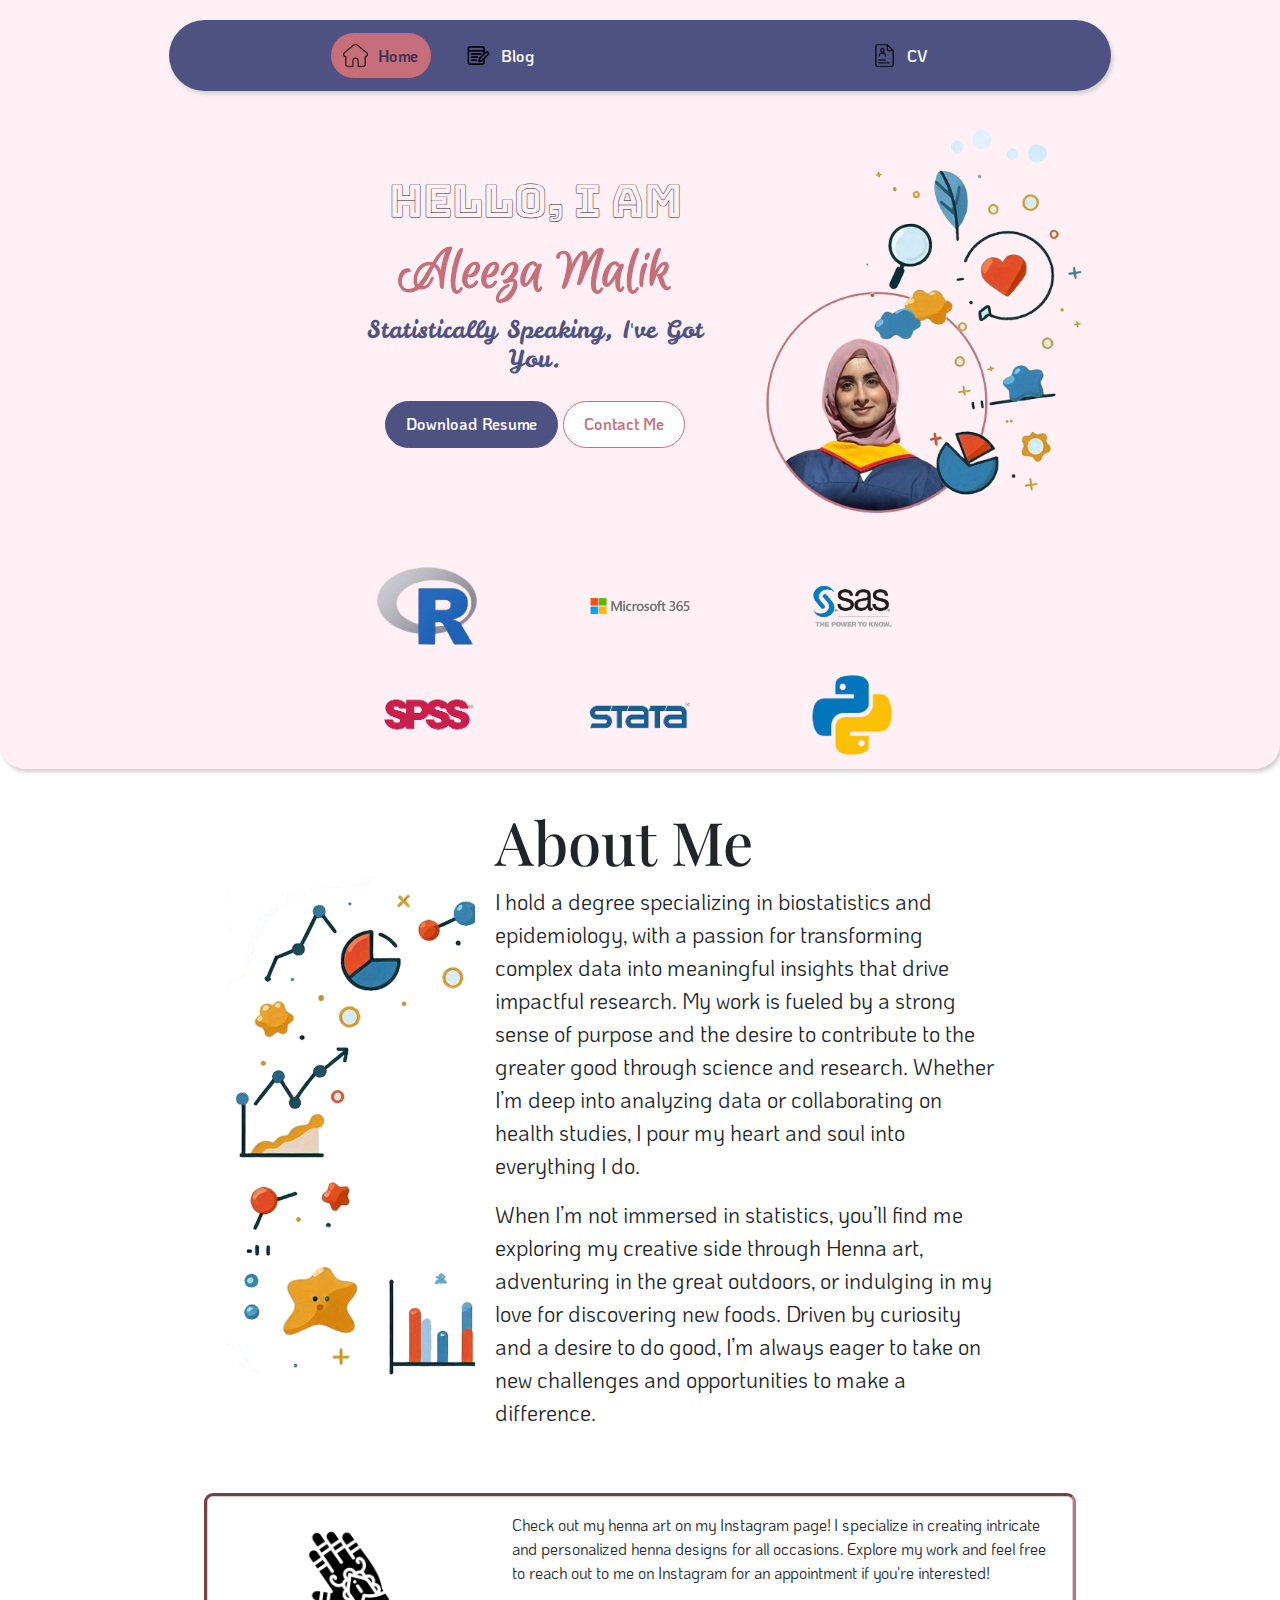
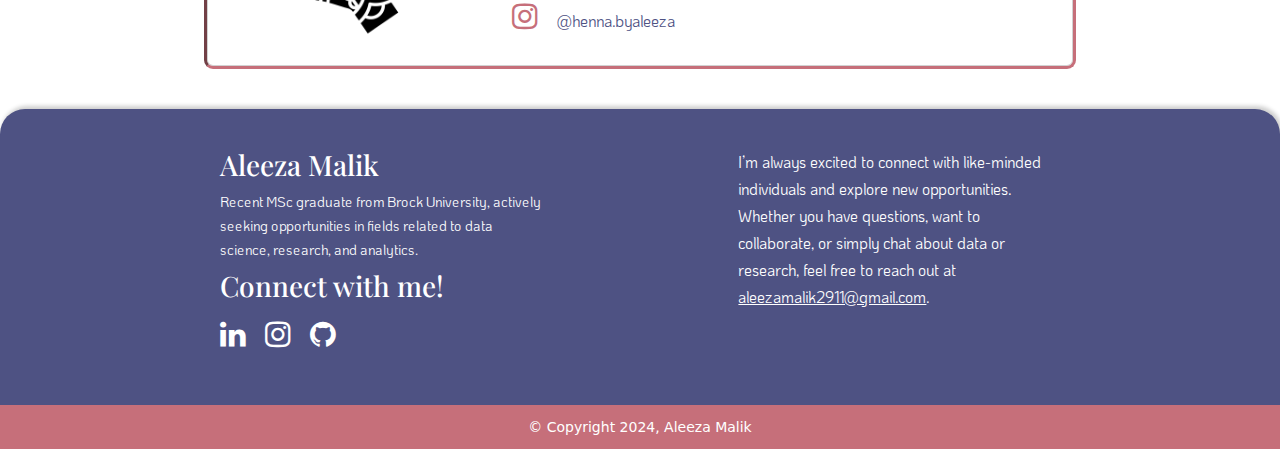
<file: index.html>
<!DOCTYPE html>
<html lang="en">

<head>
    <link href="https://cdn.jsdelivr.net/npm/bootstrap@5.3.3/dist/css/bootstrap.min.css" rel="stylesheet"
    integrity="sha384-QWTKZyjpPEjISv5WaRU9OFeRpok6YctnYmDr5pNlyT2bRjXh0JMhjY6hW+ALEwIH" crossorigin="anonymous">
    <link rel="preconnect" href="https://fonts.googleapis.com">
    <link rel="preconnect" href="https://fonts.gstatic.com" crossorigin>
    <link href="https://fonts.googleapis.com/css2?family=Bungee+Outline&family=Bungee+Shade&family=Euphoria+Script&family=Leckerli+One&family=Marck+Script&family=Pattaya&display=swap"
    rel="stylesheet">
    <link href="https://fonts.googleapis.com/css2?family=KoHo:ital,wght@0,200;0,300;0,400;0,500;0,600;0,700;1,200;1,300;1,400;1,500;1,600;1,700&display=swap"
    rel="stylesheet">
    <link href="https://fonts.googleapis.com/css2?family=Playfair+Display:ital,wght@0,400..900;1,400..900&display=swap" rel="stylesheet">
    <link rel="stylesheet" href="https://cdnjs.cloudflare.com/ajax/libs/font-awesome/4.7.0/css/font-awesome.min.css" />
    <link rel="stylesheet" href="css/fonts.css" />
    <link rel="stylesheet" href="css/style.css" />
    <meta charset="UTF-8">
    <meta name="viewport" content="width=device-width, initial-scale=1.0">
    <title>Aleeza Malik's Personal Website</title>
</head>

<body>
    <script src="https://cdn.jsdelivr.net/npm/bootstrap@5.3.3/dist/js/bootstrap.bundle.min.js" integrity="sha384-YvpcrYf0tY3lHB60NNkmXc5s9fDVZLESaAA55NDzOxhy9GkcIdslK1eN7N6jIeHz" crossorigin="anonymous"></script>
    <div class="container-fluid home-banner">
        <nav class="navbar navbar-expand-lg bg-body-tertiary">
            <div class="container-fluid" style="">
                <button class="navbar-toggler" type="button" data-bs-toggle="collapse" data-bs-target="#navbarNav"
                    aria-controls="navbarNav" aria-expanded="false" aria-label="Toggle navigation">
                    <span class="navbar-toggler-icon"></span>
                </button>
                <div class="collapse navbar-collapse" id="navbarNav">
                    <ul class="navbar-nav">
                        <li class="nav-item">
                            <a class="nav-link active" aria-current="page" href="index.html"><img src="assets/nav/home-outline.png" style="width: 25px">Home</a>
                        </li>
                        <li class="nav-item">
                            <a class="nav-link" href="https://medium.com/@aleezamalik2911"><img src="assets/nav/blog-outline.png" style="width: 25px">Blog</a>
                        </li>
                    </ul>
                    <ul class="navbar-nav" >
                        <li class="nav-item">
                            <a class="nav-link" href="cv.html"><img src="assets/nav/resume-outline.png" style="width: 25px">CV</a>
                        </li>
                    </ul>
                </div>
            </div>
        </nav>
        <div class="row justify-content-center align-items-center" style="text-align: center; padding: 30px 10px; " >
            <div class="col-md-4 order-2 order-md-1 py-5 py-md-0">
                <div>
                    <h2 class="bungee-outline-regular" style="color: #1E2019; font-size: 45px;">Hello, I AM</h2>
                    <h1 class="euphoria-script-regular" style="color: #c66f7a; font-size: 60px;">Aleeza Malik</h1>
                    <h4 class="leckerli-one-regular" style="color: #4E5283;"> Statistically Speaking, I've Got You.</h4>
                    <div class="d-grid gap-4 d-md-block py-3">
                        <button class="btn btn-primary my-md-1" type="button"><a href="assets/docs/AM_RESUME.pdf">Download Resume</a></button>
                        <button class="btn btn-outline-primary" type="button"><a href="mailto:aleezamalik2911@gmail.com">Contact Me</a></button>
                    </div>
                </div>
            </div>
            <div class="col-md-2 order-1 order-md-2">
                <div>
                    <img src="assets/home/AM.png" height="400px"/>
                </div>
            </div>
        </div>
        <!-- <h3 class="playfair-display">Technologies I am proficient in</h1> -->
        <div class="row align-items-center justify-content-center py-3">
                <div class="col-md-2">
                    <div><img class="tech-item" src="tech/r-studio-logo.png" alt="R Studio"></div>
                </div>
                <div class="col-md-2">
                    <div><img class="tech-item" src="tech/MS-logo.png" alt="Microsfot 365 Suite"></div>
                </div>
                <div class="col-md-2">
                    <div><img class="tech-item" src="tech/sas-logo.png" alt="SAS"></div>
                </div>
        </div>
        <div class="row align-items-center justify-content-center py-1">
            <div class="col-md-2">
                <div><img class="tech-item" src="tech/spss-logo.png" alt="SPSS"></div>
            </div>
            <div class="col-md-2">
                <div><img class="tech-item" src="tech/stata-logo.png" alt="STATA"></div>
            </div>
            <div class="col-md-2">
                <div><img class="tech-item" src="tech/python-logo.png" alt="Python"></div>
            </div>
        </div>
    </div>

    <div class="container-fluid py-3">
        <div class="row justify-content-center align-items-center">
            <div class="col-md-2">
                <div style="text-align: center;">
                    <img src="assets/home/stats-graphic.png" height="500px"/>
                </div>
            </div>
            <div class="col-md-6 px-0 px-md-5">
                <div class="about-me-content">
                    <h1 class="playfair-display">About Me</h1>
                    <p>I hold a degree specializing in biostatistics and epidemiology, with a passion for transforming complex data into
                    meaningful insights that drive impactful research. My work is fueled by a strong sense of
                    purpose and
                    the desire to contribute to the greater good through science and research. Whether I’m deep into analyzing data
                    or
                    collaborating on health studies, I pour my heart and soul into everything I do.
                    </p>
                    <p>
                        When I’m not immersed in statistics, you’ll find me exploring my creative side through Henna art, adventuring in
                        the
                        great outdoors, or indulging in my love for discovering new foods. Driven by curiosity and a desire to do good,
                        I’m
                        always eager to take on new challenges and opportunities to make a difference.
                    </p>
                </div>
            </div>
        </div>
    </div>
    <div class="container" style="width: 70vw; margin: auto;padding: 15px;">
        <div class="card mb-3" style="outline-color: #c66f7a;outline-width: medium;outline-style: inset;">
            <div class="row g-0 justify-content-center align-items-center">
                <div class="col-md-4" style="text-align: center;">
                        <img src="assets/home/henna.png" class="" style="width: 120px; height: auto" alt="...">
                </div>
                <div class="col-md-8">
                        <div class="card-body">
                            <p class="card-text">Check out my henna art on my Instagram page! I specialize in creating intricate and
                                personalized henna designs for
                                all occasions. Explore my work and feel free to reach out to me on Instagram for an appointment if you're
                                interested!<br>
                            <div
                                style="">
                                <a href="https://www.instagram.com/henna.byaleeza?igsh=NjVzMjM4OGE4MHZy" class="social-media-links"
                                    style="color: #c66f7a;">
                                    <span class="fa fa-instagram footer-icon"></span>
                                </a>
                                <a href="https://www.instagram.com/henna.byaleeza?igsh=NjVzMjM4OGE4MHZy"
                                    style="margin: 0;text-decoration: none;color: #4E5283;">@henna.byaleeza</a>
                            </div>
                            </p>
                        </div>
                </div>
            </div>
        </div>
    </div>

    <footer>
        <div class="container-fluid koho-regular footer-container">
            <div class="row justify-content-around align-items-start footer-row">
                <div class="col-md-4">
                    <h3 class="playfair-display">Aleeza Malik</h3>
                    <small>Recent MSc graduate from Brock University, actively seeking opportunities in fields related to data science,
                        research,
                    and analytics.</small>
                    <h3 class="playfair-display py-2">Connect with me!</h3>
                    <ul>
                        <li>
                            <a href="https://www.linkedin.com/in/aleeza-malik-37097a248/" class="social-media-links">
                                <span class="fa fa-linkedin footer-icon"></span></a>
                        </li>
                        <li>
                            <a href="https://www.instagram.com/henna.byaleeza?igsh=NjVzMjM4OGE4MHZy" class="social-media-links">
                                <span class="fa fa-instagram footer-icon"> </span></a>
                        </li>
                        <li>
                            <a href="https://github.com/AMalik29" class="social-media-links">
                                <span class="fa fa-github footer-icon"></span></a>
                        </li>
                    </ul>
                </div>
                <div class="col-md-4" style="font-size: 18px;">
                    <small>I’m always excited to connect with like-minded individuals and explore new opportunities. Whether you have questions,
                    want to collaborate, or simply chat about data or research, feel free to reach out at <a href="mailto:aleezamalik2911@gmail.com" class="social-media-links"><u>aleezamalik2911@gmail.com</u></a>.
                    </small>
                </div>
            </div>
        </div>
        <div class="container-fluid">
            <div class="row footer-row-2">
                <div class="col-sm-12">
                    <small>&copy; Copyright 2024, Aleeza Malik</small>
                </div>
            </div>
        </div>
    </footer>
</body>
<!--
    ******       ******
  **      **   **      **
 **         ** **         **
**           ***           **
**            *            **
**                         **
 **                       **
   **                   **
     **               **
       **           **
         **       **
           **   **
             ***
              *
              
"Within this heart, my dreams reside,
In every beat, love does abide.
Though time may pass, and distance grows,
In this heart, our memory flows."
-->

</html>
</file>
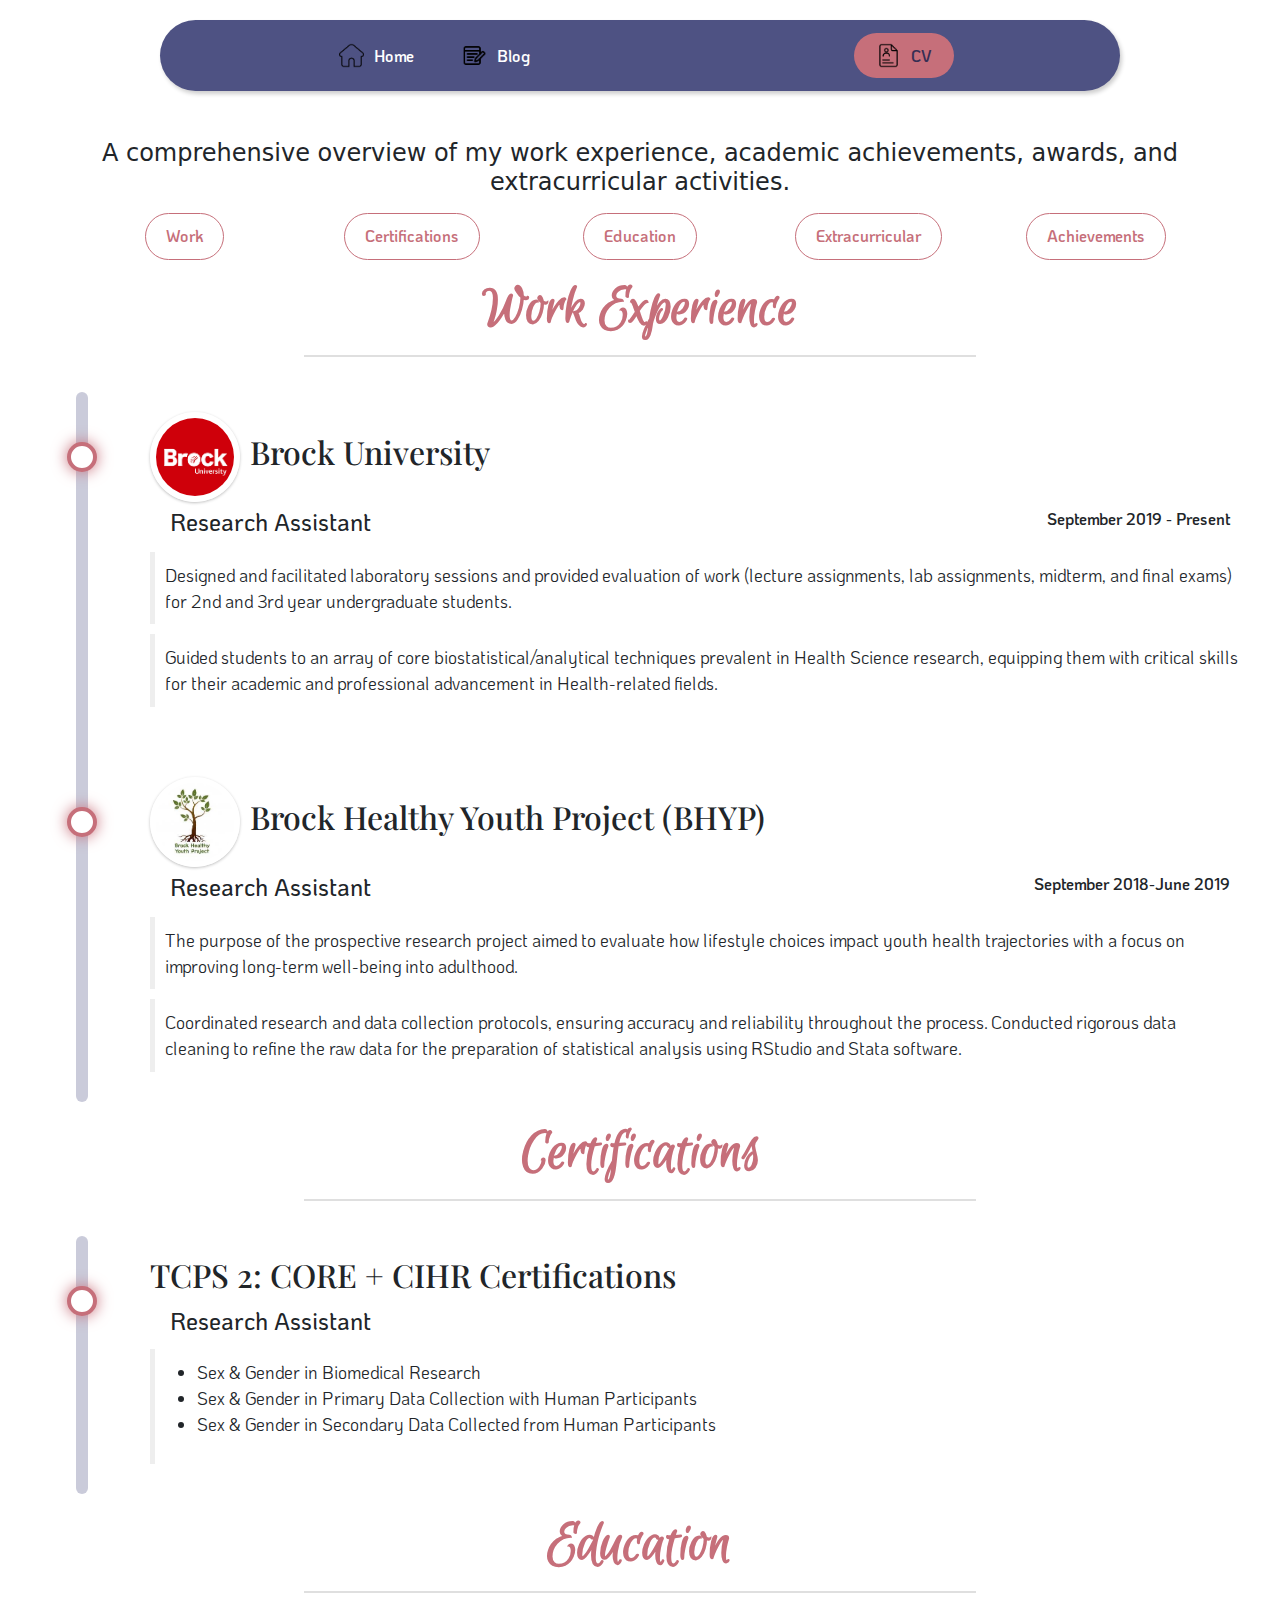
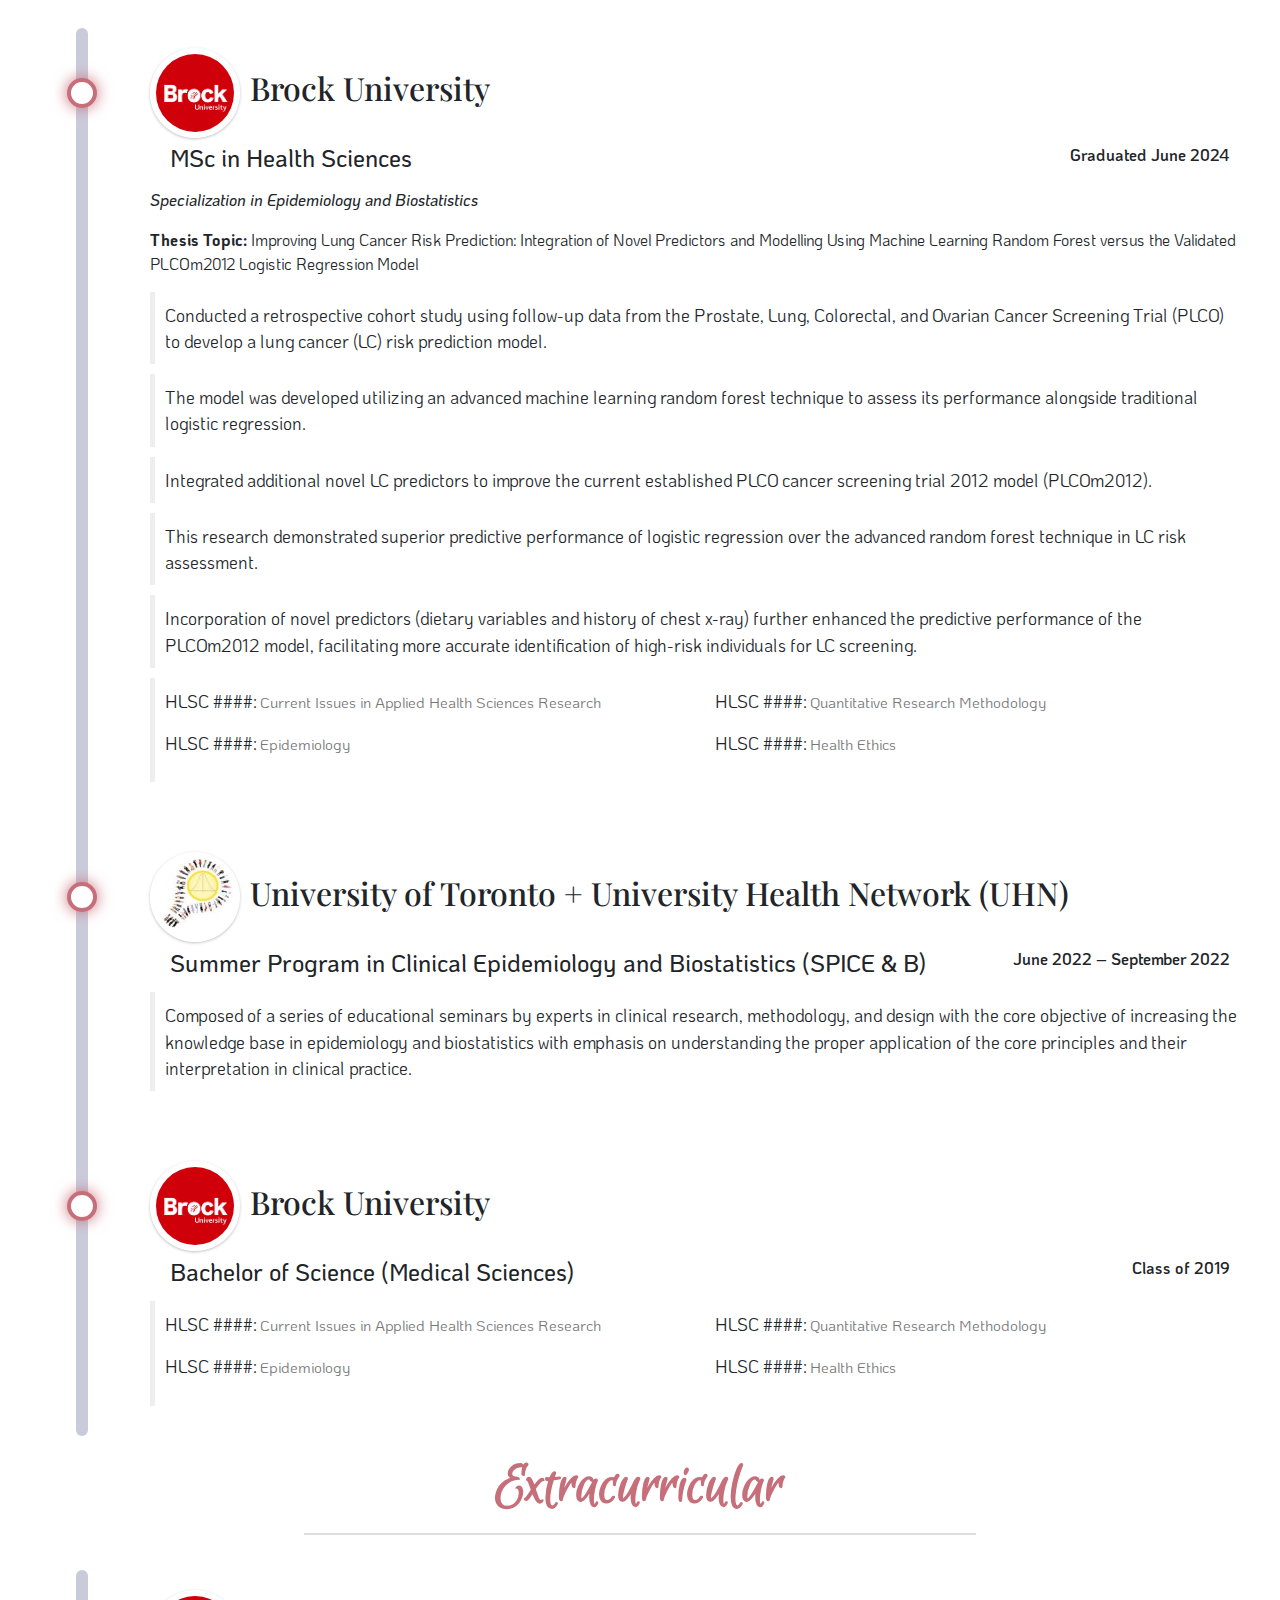
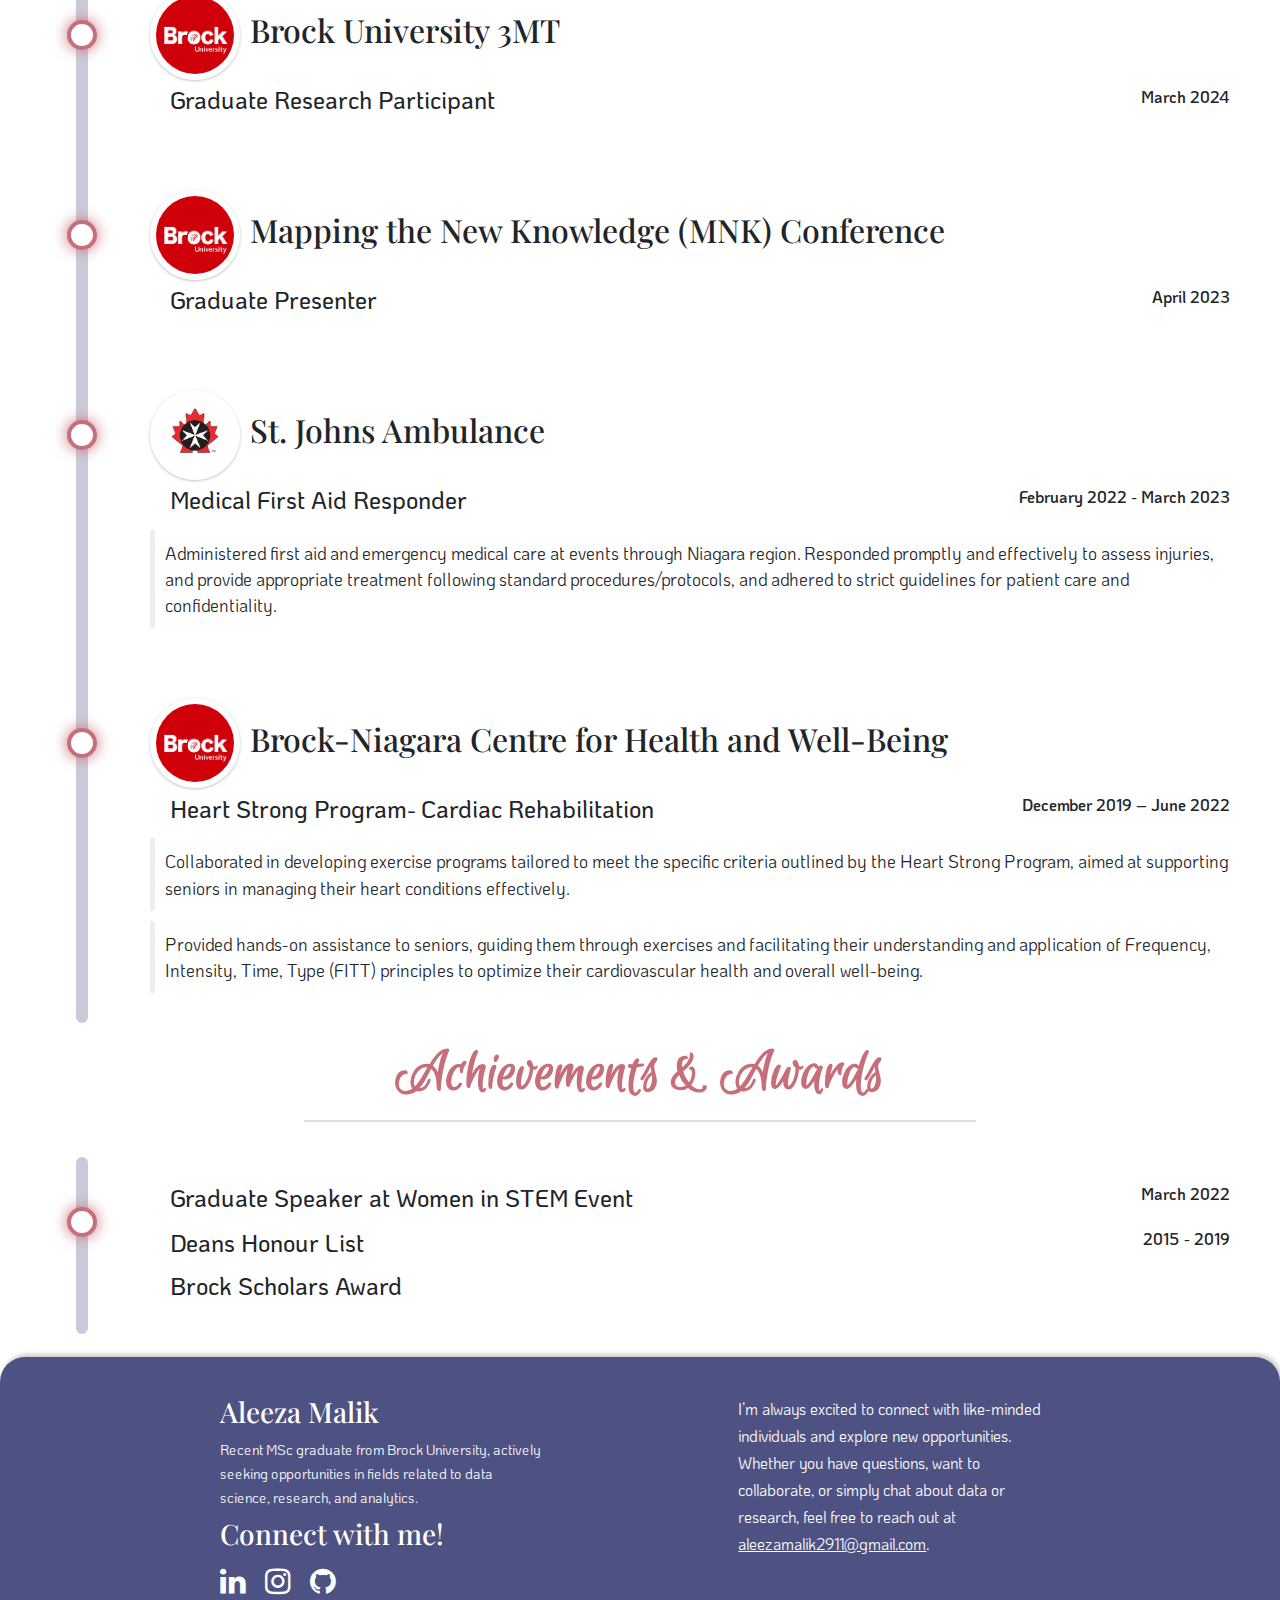
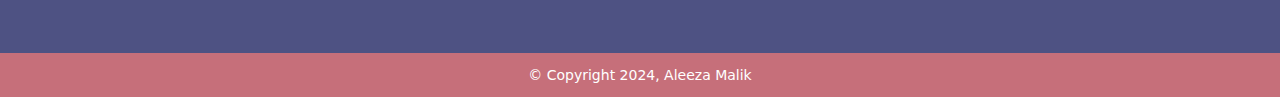
<file: cv.html>
<!DOCTYPE html>
<html lang="en">

<head>
    <link href="https://cdn.jsdelivr.net/npm/bootstrap@5.3.3/dist/css/bootstrap.min.css" rel="stylesheet"
        integrity="sha384-QWTKZyjpPEjISv5WaRU9OFeRpok6YctnYmDr5pNlyT2bRjXh0JMhjY6hW+ALEwIH" crossorigin="anonymous">
    <link rel="preconnect" href="https://fonts.googleapis.com">
    <link rel="preconnect" href="https://fonts.gstatic.com" crossorigin>
    <link
        href="https://fonts.googleapis.com/css2?family=Bungee+Outline&family=Bungee+Shade&family=Euphoria+Script&family=Leckerli+One&family=Marck+Script&family=Pattaya&display=swap"
        rel="stylesheet">
    <link
        href="https://fonts.googleapis.com/css2?family=KoHo:ital,wght@0,200;0,300;0,400;0,500;0,600;0,700;1,200;1,300;1,400;1,500;1,600;1,700&display=swap"
        rel="stylesheet">
    <link href="https://fonts.googleapis.com/css2?family=Playfair+Display:ital,wght@0,400..900;1,400..900&display=swap"
        rel="stylesheet">
    <link rel="stylesheet" href="https://cdnjs.cloudflare.com/ajax/libs/font-awesome/4.7.0/css/font-awesome.min.css" />
    <link rel="stylesheet" href="css/fonts.css" />
    <link rel="stylesheet" href="css/style.css" />
    <meta charset="UTF-8">
    <meta name="viewport" content="width=device-width, initial-scale=1.0">
    <title>Aleeza Malik CV</title>
    <style>

    </style>
</head>

<body>
    <script src="https://cdn.jsdelivr.net/npm/bootstrap@5.3.3/dist/js/bootstrap.bundle.min.js"
        integrity="sha384-YvpcrYf0tY3lHB60NNkmXc5s9fDVZLESaAA55NDzOxhy9GkcIdslK1eN7N6jIeHz"
        crossorigin="anonymous"></script>
    <nav class="navbar navbar-expand-lg bg-body-tertiary" style="margin-top: 20px;">
        <div class="container-fluid" style="">
            <button class="navbar-toggler" type="button" data-bs-toggle="collapse" data-bs-target="#navbarNav"
                aria-controls="navbarNav" aria-expanded="false" aria-label="Toggle navigation">
                <span class="navbar-toggler-icon"></span>
            </button>
            <div class="collapse navbar-collapse" id="navbarNav">
                <ul class="navbar-nav">
                    <li class="nav-item">
                        <a class="nav-link" aria-current="page" href="index.html"><img
                                src="assets/nav/home-outline.png" style="width: 25px">Home</a>
                    </li>
                    <li class="nav-item">
                        <a class="nav-link" href="https://medium.com/@aleezamalik2911"><img
                                src="assets/nav/blog-outline.png" style="width: 25px">Blog</a>
                    </li>
                </ul>
                <ul class="navbar-nav">
                    <li class="nav-item">
                        <a class="nav-link active" href="cv.html"><img src="assets/nav/resume-outline.png"
                                style="width: 25px">CV</a>
                    </li>
                </ul>
            </div>
        </div>
    </nav>
    <br><br>
    <div style="overflow-x: hidden;">
        <div class="container">
            <h4 style="text-align: center;">A comprehensive overview of my work experience, academic achievements, awards, and extracurricular activities.</h4>
            <div class="row align-items-center justify-content-center py-1" style="text-align: center;">
                <div class="col py-1">
                    <button class="btn btn-outline-primary"><a href="#workExperience">Work</a></button>
                </div>
                <div class="col py-1">
                    <button class="btn btn-outline-primary"><a href="#certifications">Certifications</a></button>
                </div>
                <div class="col py-1">
                    <button class="btn btn-outline-primary"><a href="#education">Education</a></button>
                </div>
                <div class="col py-1">
                    <button class="btn btn-outline-primary"><a href="#extracurricular">Extracurricular</a></button>
                </div>
                <div class="col py-1">
                    <button class="btn btn-outline-primary"><a href="#awards">Achievements</a></button>
                </div>
            </div>
        </div>
    <div class="experience-heading">
        <h1 id="workExperience">Work Experience</h1>
        <hr>
    </div>
    <div class="timeline">
        <div class="content-container">
            <div class="content">
                <div class="workplace">
                    <img src="assets/cv/brocku-logo.jpg" class="circle">
                    <h2>Brock University</h2>
                </div>
                <div class="workplace-detail">
                    <h4>Research Assistant</h4>
                    <p>September 2019 - Present</p>
                </div>
                <blockquote>Designed and facilitated laboratory sessions and provided evaluation of work (lecture
                assignments, lab assignments, midterm, and final exams) for 2nd and 3rd year undergraduate
                students.
                </blockquote>
                <blockquote>Guided students to an array of core biostatistical/analytical techniques prevalent in Health
                Science research, equipping them with critical skills for their academic and professional
                advancement in Health-related fields.
                </blockquote>
            </div>
        </div>
        <div class="content-container">
            <div class="content">
                <div class="workplace">
                    <img src="assets/cv/healthyyouth.jpg" class="circle">
                    <h2>Brock Healthy Youth Project (BHYP)</h2>
                </div>
                <div class="workplace-detail">
                    <h4>Research Assistant</h4>
                    <p>September 2018-June 2019</p>
                </div>
                <blockquote>The purpose of the prospective research project aimed to evaluate how lifestyle choices
                impact youth health trajectories with a focus on improving long-term well-being into
                adulthood.
                </blockquote>
                <blockquote>Coordinated research and data collection protocols, ensuring accuracy and reliability
                throughout the process. Conducted rigorous data cleaning to refine the raw data for the
                preparation of statistical analysis using RStudio and Stata software.
                </blockquote>
            </div>
        </div>
    </div>
    <div class="experience-heading">
        <h1 id="certifications">Certifications</h1>
        <hr>
    </div>
    <div class="timeline">
        <div class="content-container">
            <div class="content">
                <div class="workplace">
                    <h2>TCPS 2: CORE + CIHR Certifications</h2>
                </div>
                <div class="workplace-detail">
                    <h4>Research Assistant</h4>
                </div>
                <blockquote>
                    <ul>
                        <li>Sex & Gender in Biomedical Research</li>
                        <li>Sex & Gender in Primary Data Collection with Human Participants</li>
                        <li>Sex & Gender in Secondary Data Collected from Human Participants</li>
                    </ul>
                </blockquote>
            </div>
        </div>
    </div>
    <div class="experience-heading">
        <h1 id = "education">Education</h1>
        <hr>
    </div>
    <div class="timeline">
        <div class="content-container">
            <div class="content">
                <div class="workplace">
                    <img src="assets/cv/brocku-logo.jpg" class="circle">
                    <h2>Brock University</h2>
                </div>
                <div class="workplace-detail">
                    <h4>MSc in Health Sciences</h4><br>
                    <p>Graduated June 2024</p>
                </div>
                <p class="koho-medium-italic">Specialization in Epidemiology and Biostatistics</p>
                <p><b>Thesis Topic: </b>Improving Lung Cancer Risk Prediction: Integration of Novel Predictors and Modelling
                Using Machine Learning Random Forest versus the Validated PLCOm2012 Logistic Regression
                Model</p>
                <blockquote>Conducted a retrospective cohort study using follow-up data from the Prostate, Lung,
                Colorectal, and Ovarian Cancer Screening Trial (PLCO) to develop a lung cancer
                (LC) risk prediction model.
                </blockquote>
                <blockquote>The model was developed utilizing an advanced machine learning random forest
                technique to assess its performance alongside traditional logistic regression.
                </blockquote>
                <blockquote>Integrated additional novel LC predictors to improve the current established PLCO
                cancer screening trial 2012 model (PLCOm2012).
                </blockquote>
                <blockquote>This research demonstrated superior predictive performance of logistic regression
                over the advanced random forest technique in LC risk assessment.
                </blockquote>
                <blockquote>Incorporation of novel predictors (dietary variables and history of chest x-ray) further
                enhanced the predictive performance of the PLCOm2012 model, facilitating more
                accurate identification of high-risk individuals for LC screening.
                </blockquote>
                <blockquote>
                    <div class="row">
                        <div class="col">
                            <div>
                                <p>HLSC ####: <small style="color: #777;">Current Issues in Applied Health Sciences Research</small></p>
                            </div>
                            <div>
                                <p>HLSC ####: <small style="color: #777;"> Epidemiology</small></p>
                            </div>
                        </div>
                        <div class="col">
                            <div>
                                <p>HLSC ####: <small style="color: #777;">Quantitative Research Methodology</small></p>
                            </div>
                            <div>
                                <p>HLSC ####: <small style="color: #777;"> Health Ethics</small></p>
                            </div>
                        </div>
                    </div>
                </blockquote>
            </div>
        </div>
        <div class="content-container">
            <div class="content">
                <div class="workplace">
                    <img src="assets/cv/spice.jpg" class="circle">
                    <h2>University of Toronto + University Health Network (UHN)</h2>
                </div>
                <div class="workplace-detail">
                    <h4>Summer Program in Clinical Epidemiology and Biostatistics (SPICE & B)</h4>
                    <p>June 2022 – September 2022</p>
                </div>
                <blockquote>Composed of a series of educational seminars by experts in clinical research, methodology,
                and design with the core objective of increasing the knowledge base in epidemiology and
                biostatistics with emphasis on understanding the proper application of the core principles and
                their interpretation in clinical practice.
                </blockquote>
            </div>
        </div>
        <div class="content-container">
            <div class="content">
                <div class="workplace">
                    <img src="assets/cv/brocku-logo.jpg" class="circle">
                    <h2>Brock University</h2>
                </div>
                <div class="workplace-detail">
                    <h4>Bachelor of Science (Medical Sciences)</h4><br>
                    <p>Class of 2019</p>
                </div>
                <blockquote>
                    <div class="row">
                        <div class="col">
                            <div>
                                <p>HLSC ####: <small style="color: #777;">Current Issues in Applied Health
                                        Sciences Research</small></p>
                            </div>
                            <div>
                                <p>HLSC ####: <small style="color: #777;"> Epidemiology</small></p>
                            </div>
                        </div>
                        <div class="col">
                            <div>
                                <p>HLSC ####: <small style="color: #777;">Quantitative Research
                                        Methodology</small></p>
                            </div>
                            <div>
                                <p>HLSC ####: <small style="color: #777;"> Health Ethics</small></p>
                            </div>
                        </div>
                    </div>
                </blockquote>
            </div>
        </div>
    </div>
    <div class="experience-heading">
        <h1 id="extracurricular">Extracurricular</h1>
        <hr>
    </div>
    <div class="timeline">
        <div class="content-container">
            <div class="content">
                <div class="workplace">
                    <img src="assets/cv/brocku-logo.jpg" class="circle">
                    <h2>Brock University 3MT</h2>
                </div>
                <div class="workplace-detail">
                    <h4>Graduate Research Participant</h4>
                    <p>March 2024</p>
                </div>
            </div>
        </div>
        <div class="content-container">
            <div class="content">
                <div class="workplace">
                    <img src="assets/cv/brocku-logo.jpg" class="circle">
                    <h2>Mapping the New Knowledge (MNK) Conference</h2>
                </div>
                <div class="workplace-detail">
                    <h4>Graduate Presenter</h4>
                    <p>April 2023</p>
                </div>
            </div>
        </div>
        <div class="content-container">
            <div class="content">
                <div class="workplace">
                    <img src="assets/cv/stjohn.jpg" class="circle">
                    <h2>St. Johns Ambulance</h2>
                </div>
                <div class="workplace-detail">
                    <h4>Medical First Aid Responder</h4>
                    <p>February 2022 - March 2023</p>
                </div>
                <blockquote>Administered first aid and emergency medical care at events through Niagara region.
                Responded promptly and effectively to assess injuries, and provide appropriate treatment
                following standard procedures/protocols, and adhered to strict guidelines for patient care and
                confidentiality.
                </blockquote>
            </div>
        </div>
        <div class="content-container">
            <div class="content">
                <div class="workplace">
                    <img src="assets/cv/brocku-logo.jpg" class="circle">
                    <h2>Brock-Niagara Centre for Health and Well-Being</h2>
                </div>
                <div class="workplace-detail">
                    <h4>Heart Strong Program- Cardiac Rehabilitation</h4>
                    <p>December 2019 – June 2022</p>
                </div>
                <blockquote>Collaborated in developing exercise programs tailored to meet the specific criteria outlined
                    by the Heart Strong Program, aimed at supporting seniors in managing their heart conditions
                    effectively.
                </blockquote>
                <blockquote>Provided hands-on assistance to seniors, guiding them through exercises and facilitating their
                    understanding and application of Frequency, Intensity, Time, Type (FITT) principles to
                    optimize their cardiovascular health and overall well-being.
                </blockquote>
            </div>
        </div>
    </div>
    <div class="experience-heading">
        <h1 id = "awards">Achievements & Awards</h1>
        <hr>
    </div>
    <div class="timeline">
        <div class="content-container">
            <div class="content">
                <div class="workplace-detail">
                    <h4>Graduate Speaker at Women in STEM Event</h4>
                    <p>March 2022</p>
                </div>
                <div class="workplace-detail">
                    <h4>Deans Honour List</h4>
                    <p>2015 - 2019</p>
                </div>
                <div class="workplace-detail">
                    <h4>Brock Scholars Award</h4>
                </div>
            </div>
        </div>
    </div>
    </div>

    <footer>
        <div class="container-fluid koho-regular footer-container">
            <div class="row justify-content-around align-items-start footer-row">
                <div class="col-md-4">
                    <h3 class="playfair-display">Aleeza Malik</h3>
                    <small>Recent MSc graduate from Brock University, actively seeking opportunities in fields related to data
                        science,
                        research,
                        and analytics.</small>
                    <h3 class="playfair-display py-2">Connect with me!</h3>
                    <ul>
                        <li>
                            <a href="https://www.linkedin.com/in/aleeza-malik-37097a248/" class="social-media-links">
                                <span class="fa fa-linkedin footer-icon"></span></a>
                        </li>
                        <li>
                            <a href="https://www.instagram.com/henna.byaleeza?igsh=NjVzMjM4OGE4MHZy" class="social-media-links">
                                <span class="fa fa-instagram footer-icon"> </span></a>
                        </li>
                        <li>
                            <a href="https://github.com/AMalik29" class="social-media-links">
                                <span class="fa fa-github footer-icon"></span></a>
                        </li>
                    </ul>
                </div>
                <div class="col-md-4" style="font-size: 18px;">
                    <small>I’m always excited to connect with like-minded individuals and explore new opportunities. Whether you
                        have questions,
                        want to collaborate, or simply chat about data or research, feel free to reach out at <a
                            href="mailto:aleezamalik2911@gmail.com"
                            class="social-media-links"><u>aleezamalik2911@gmail.com</u></a>.
                    </small>
                </div>
            </div>
        </div>
        <div class="container-fluid">
            <div class="row footer-row-2">
                <div class="col-sm-12">
                    <small>&copy; Copyright 2024, Aleeza Malik</small>
                </div>
            </div>
        </div>
    </footer>
</body>

</html>
</file>
<file: css/fonts.css>
.bungee-outline-regular {
            font-family: "Bungee Outline", sans-serif;
            font-weight: 400;
            font-style: normal;
        }

        .euphoria-script-regular {
            font-family: "Euphoria Script", cursive;
            font-weight: bolder;
            font-style: normal;
        }

        .koho-extralight {
            font-family: "KoHo", sans-serif;
            font-weight: 200;
            font-style: normal;
        }

        .koho-light {
            font-family: "KoHo", sans-serif;
            font-weight: 300;
            font-style: normal;
        }

        .koho-regular {
            font-family: "KoHo", sans-serif;
            font-weight: 400;
            font-style: normal;
        }

        .koho-medium {
            font-family: "KoHo", sans-serif;
            font-weight: 500;
            font-style: normal;
        }

        .koho-semibold {
            font-family: "KoHo", sans-serif;
            font-weight: 600;
            font-style: normal;
        }

        .koho-bold {
            font-family: "KoHo", sans-serif;
            font-weight: 700;
            font-style: normal;
        }

        .koho-extralight-italic {
            font-family: "KoHo", sans-serif;
            font-weight: 200;
            font-style: italic;
        }

        .koho-light-italic {
            font-family: "KoHo", sans-serif;
            font-weight: 300;
            font-style: italic;
        }

        .koho-regular-italic {
            font-family: "KoHo", sans-serif;
            font-weight: 400;
            font-style: italic;
        }

        .koho-medium-italic {
            font-family: "KoHo", sans-serif;
            font-weight: 500;
            font-style: italic;
        }

        .koho-semibold-italic {
            font-family: "KoHo", sans-serif;
            font-weight: 600;
            font-style: italic;
        }

        .koho-bold-italic {
            font-family: "KoHo", sans-serif;
            font-weight: 700;
            font-style: italic;
        }

        .leckerli-one-regular {
            font-family: "Leckerli One", cursive;
            font-weight: 400;
            font-style: normal;
        }

        .playfair-display {
            font-family: "Playfair Display", serif;
            font-optical-sizing: auto;
            font-style: normal;
        }
</file>
<file: css/style.css>
/** Footer **/
footer {
    margin-top: 1%;
}

.footer-icon {
    font-size: 30px;
    padding-right: 15px;
}

.social-media-links {
    text-decoration: none;
    cursor: pointer;
    color: white;
}

.social-media-links:hover {
    text-decoration: none;
    cursor: pointer;
    color: #c66f7a;
}

footer  ul {
    padding-left: 0;
}

footer ul > li {
    text-decoration: none;
    list-style: none;
    display: inline-block;
}

.footer-row {
    margin: 0% 5% 0% 5%;
  

}

.footer-container {
    background-color: #4E5283;
    color: white;
    border-radius: 25px 25px 0px 0px;
    text-align: left;
    padding: 3% 5% 3% 5%;
    box-shadow: 2px -3px 4px #cecece;
}

.footer-row-2 {
    background-color: #c66f7a;
        color: white;
        text-align: center;
        padding: 10px;
}

/** Body **/
body {
    overflow-x: hidden;
    margin: 0;
}

/** Navbar **/
.nav-item {
    padding: 0px 10px;
    margin: 5px 0px;
}

.nav-link {
    padding: 10px 20px;
    border-radius: 25px;
    color: white !important;
    width: 100px;
    text-align: center;
    font-family: "KoHo", sans-serif;
    font-weight: 600;
    font-style: normal;
    display: flex;
    justify-content: center;
    align-items: center;
    gap: 10px;
}

.nav-link:hover {
    background-color: #c66f7a;
    padding: 10px 20px;
    color: #362e54 !important;
}
.nav-link.active {
    background-color: #c66f7a;
    padding: 10px 20px;
    color: #362e54 !important;
}

.navbar {
    background-color: #4E5283 !important;
    width: 75%;
    box-shadow: 2px 3px 4px #cecece;
    margin: auto;
    border-radius: 50px;
}
.navbar-nav {
    flex: auto;
        align-items: center;
        justify-content: center;
}
.navbar-toggler {
    border: none;
}
.navbar-toggler:focus {
    box-shadow: none;
    outline: none;
}

/** Home CSS **/
.home-banner {
    background-color: lavenderblush !important;
    padding-top: 20px;
    border-radius: 0 0 25px 25px;
    box-shadow: 2px 3px 4px #cecece;
    text-align: center;
}

.tech-item {
    width: 100px;
}

.about-me-content {
    padding: 20px;
    background-color: white;
    text-align: left;
    font-size: 22px;
    font-family: "KoHo", sans-serif;
    font-weight: 400;
    font-style: normal;
}

.card-title {
    font-family: "Playfair Display", serif;
    font-optical-sizing: auto;
    font-style: normal;
    color: #362e54;
}

.card-body {
    font-family: "KoHo", sans-serif;
    font-weight: 400;
    font-style: normal;
}

/** CV page CSS **/

.timeline {
    position: relative;
    max-width: 1200px;
    margin: 0 auto;
}

.timeline::after {
    content: '';
    position: absolute;
    width: 12px;
    background-color: #4e52834c;
    top: 0;
    bottom: 0;
    left: 3%;
    border-radius: 25px;
    margin: 10px 0px;
}

.content-container {
    padding: 10px 20px;
    position: relative;
    background-color: inherit;
    width: 100%;
    left: 5%
}

.content-container::after {
    content: '';
    position: absolute;
    width: 30px;
    height: 30px;
    left: calc(-2% - 15px + 6px);
    /**calc (how far timeline is - how far content-container is)  - half the circle size + half the size of the bar  **/
    background-color: white;
    border: 4px solid #c66f7a;
    top: 60px;
    border-radius: 50%;
    z-index: 1;
    box-shadow: 0 0 15px #c66f7a;
    /* Add this line for the glowing effect */

}

.content {
    padding: 20px 30px;
    border-radius: 6px;
    font-family: "KoHo", sans-serif;
    font-weight: 400;
    font-style: normal;
}

.circle {
    height: 90px;
    width: 90px;
    border-radius: 50%;
    border: white 1px solid;
    box-shadow: 0 1px 3px 0 rgba(0, 0, 0, 0.25);
    padding: 5px;
    margin-right: 10px;
}

blockquote {
    border-left: 5px solid #eee;
    padding: 10px 10px;
    margin: 5px 0 10px;
    font-size: 17.5px;
    font-family: "KoHo", sans-serif;
    font-weight: 400;
    font-style: normal;
}

.workplace {
    display: flex;
    align-items: center;
}

.workplace h2 {
    font-family: "Playfair Display", serif;
    font-optical-sizing: auto;
    font-style: normal;
}

.workplace-detail {
    display: flex;
    align-items: center;
    justify-content: space-between;
    margin: 5px 20px;
}

.workplace-detail h4 {
    font-family: "KoHo", sans-serif;
    font-weight: 500;
    font-style: normal;
}

.workplace-detail p {
    font-family: "KoHo", sans-serif;
    font-weight: 600;
    font-style: normal;
}

@media screen and (max-width: 600px) {
    .workplace-detail {
        display: flex;
        align-items: flex-start;
        flex-direction: column;
    }
}

.experience-heading {
    text-align: center;
    padding: 5px 0px;
    color: #c66f7a;
    width: 75%;
    margin: auto;
}

.experience-heading h1 {
    font-family: "Euphoria Script", cursive;
    font-weight: bolder !important;
    font-style: normal !important;
}

/** Overall styling **/

.btn-primary {
    background-color: #4E5283;
    border-radius: 25px;
    padding: 10px 20px;
    border-color: #4E5283;
}

.btn-primary:hover {
    background-color: #362e54;
    border-color: #362e54;
}

.btn-outline-primary {
    background-color: white;
    border-color: #c66f7a;
    color: #c66f7a;
    border-radius: 25px;
    padding: 10px 20px;
}

.btn-outline-primary:hover {
    background-color: #c66f7a;
    border-color: #c66f7a;
}

.btn-outline-primary:active {
    background-color: #c66f7a !important;
    border-color: #c66f7a !important;
}

button a {
    text-decoration: none;
    color: inherit;
    font-family: "KoHo", sans-serif;
    font-weight: 600;
    font-style: normal;
}

hr {
    margin-top: 10px !important;
    margin-bottom: 20px !important;
    border: 0;
    width: 70%;
    margin-right: auto !important;
    margin-left: auto !important;
    border-top: 2px solid #808080;
}

h1 {
    font-size: 60px;
}
</file>
